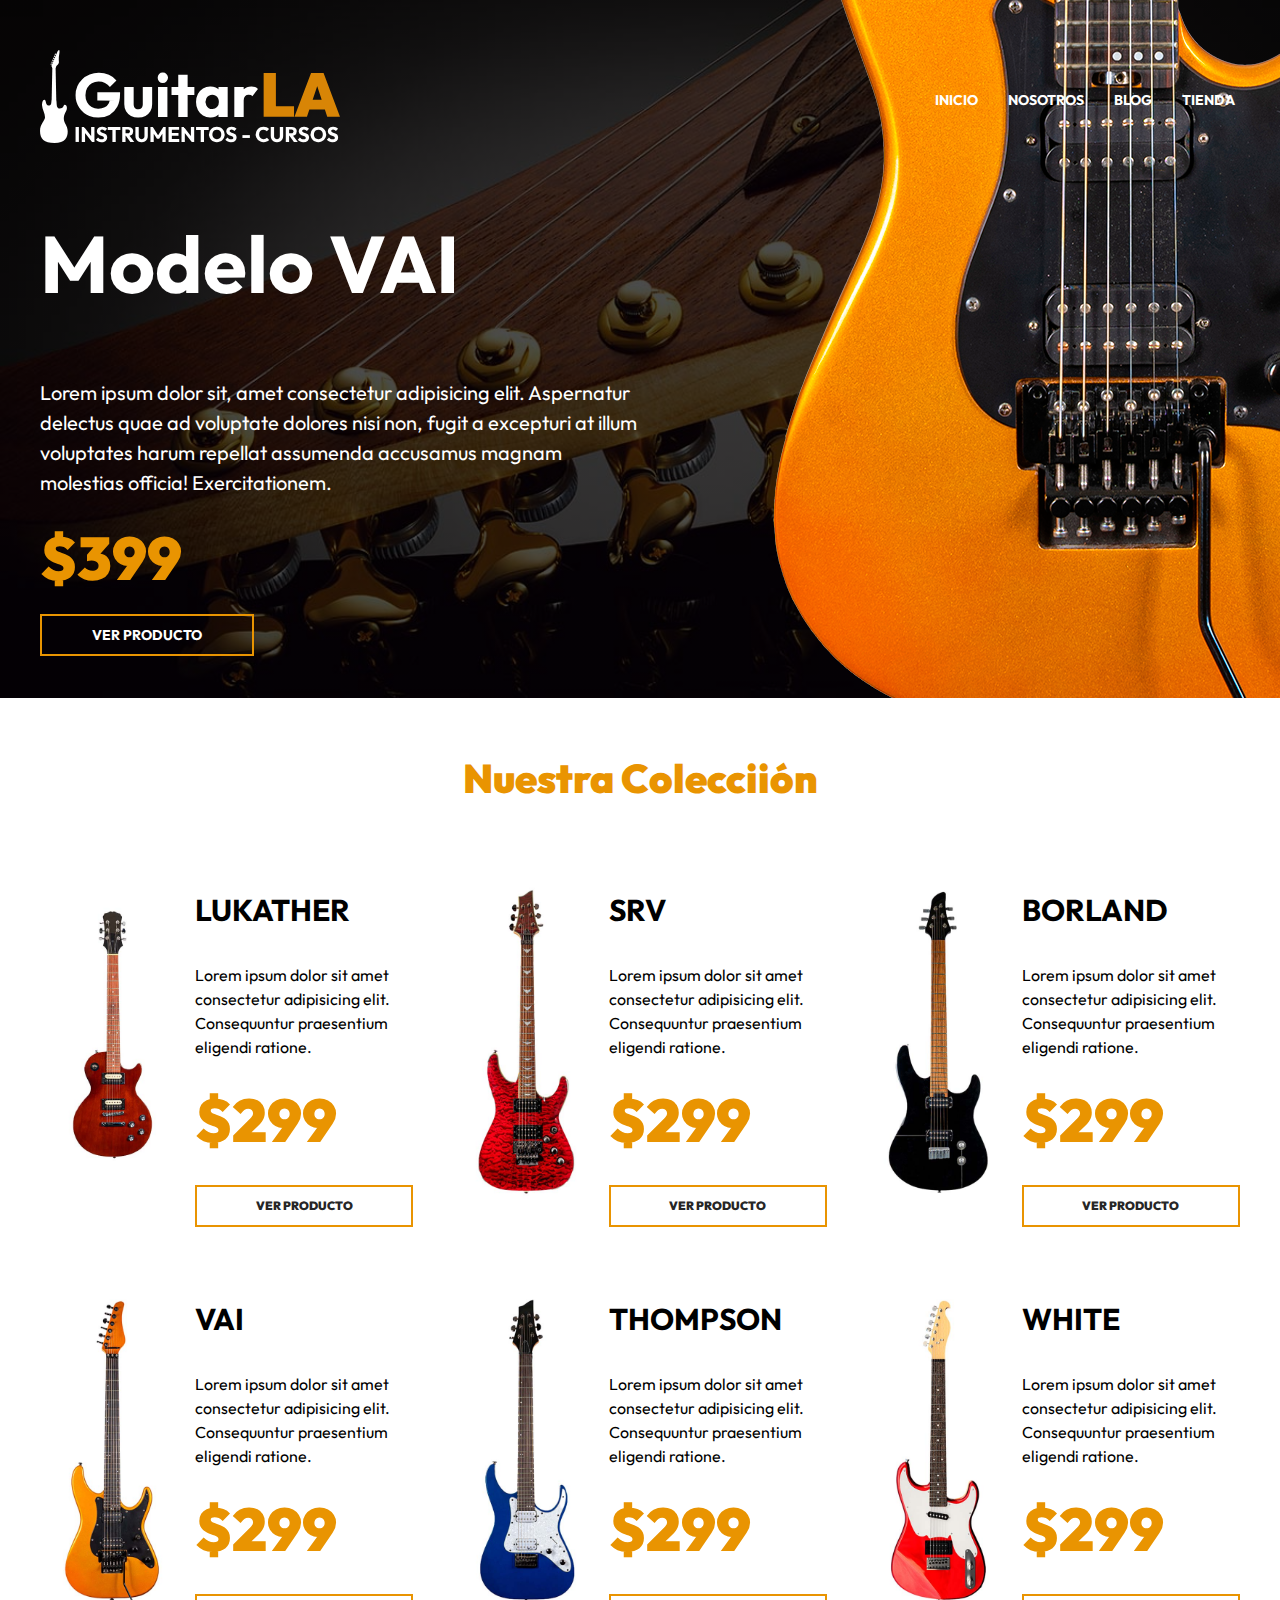
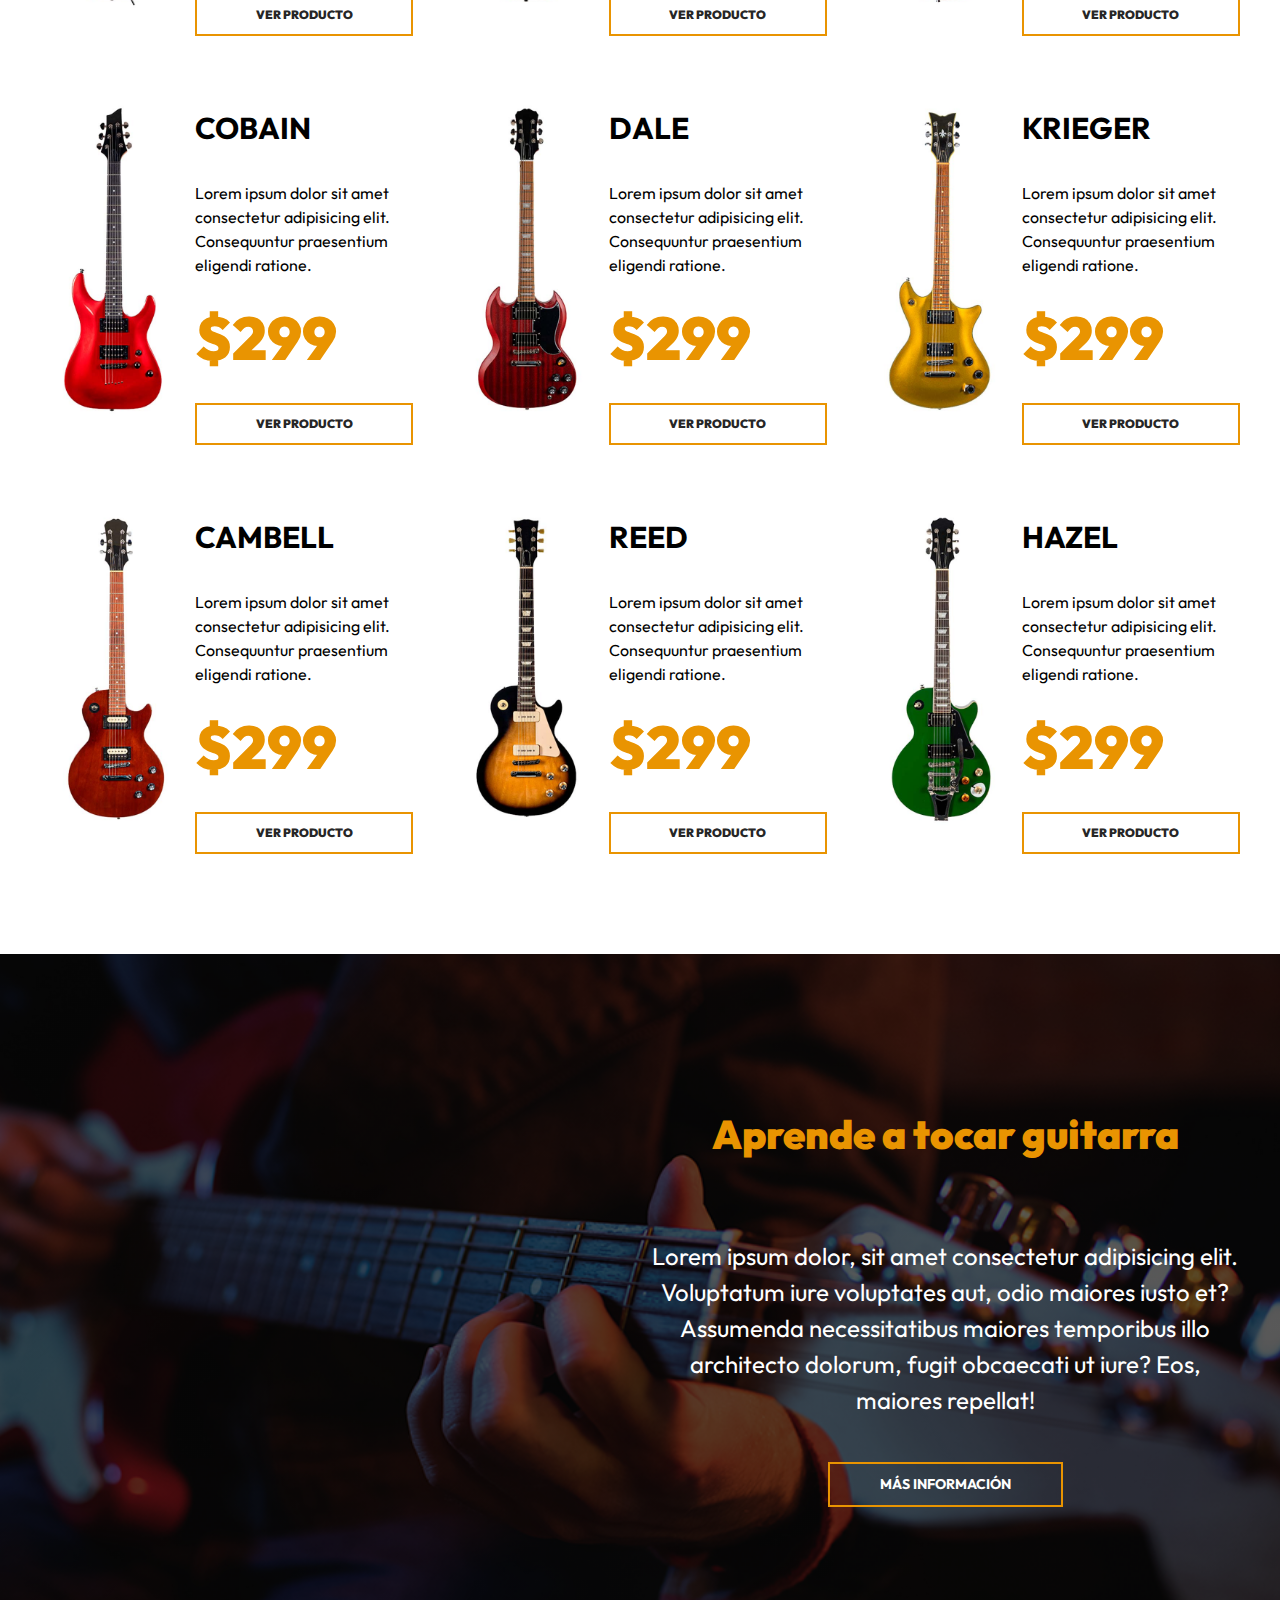
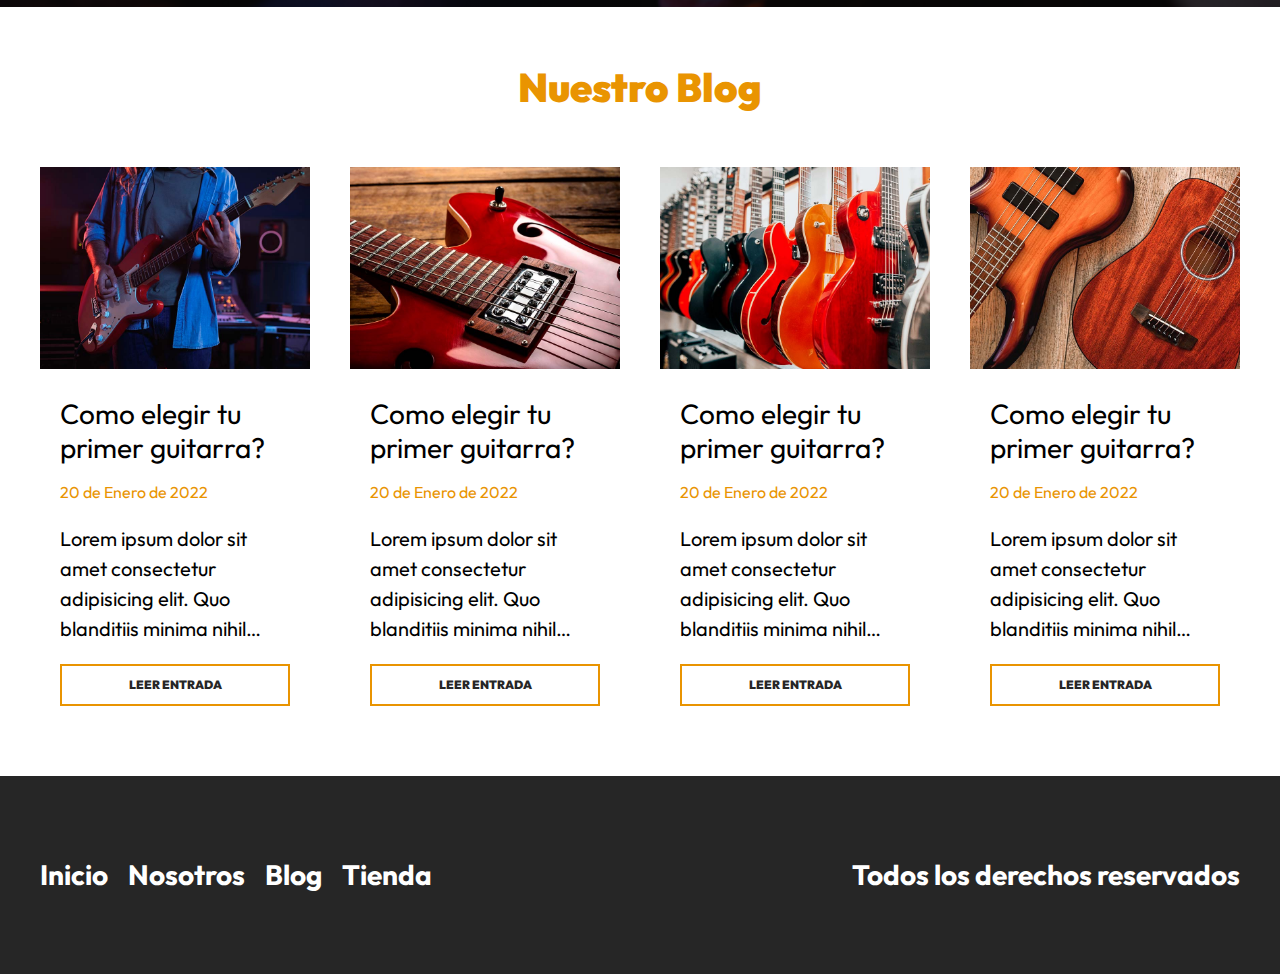
<file: index.html>
<!DOCTYPE html>
<html lang="en">
<head>
    <meta charset="UTF-8">
    <meta http-equiv="X-UA-Compatible" content="IE=edge">
    <meta name="viewport" content="width=device-width, initial-scale=1.0">
    <title>GuitarLA</title>
    <link rel="stylesheet" href="css/normalize.css">
    <link rel="preconnect" href="https://fonts.googleapis.com">
    <link rel="preconnect" href="https://fonts.gstatic.com" crossorigin>
    <link href="https://fonts.googleapis.com/css2?family=Outfit:wght@400;700;900&display=swap" rel="stylesheet"> 
    <link rel="stylesheet" href="css/app.css">
</head>

<body>

    <header class="header">
        <div class="header__contenedor">
            <div class="header__barra">
                <a href="/">
                    <img src="img/logo.svg" alt="imagen logo" class="header__logo">
                </a>

                <nav class="navegacion">
                    <a class="navegacion__enlace" href="index.html">Inicio</a>
                    <a class="navegacion__enlace" href="nosotros.html">Nosotros</a>
                    <a class="navegacion__enlace" href="blog.html">Blog</a>
                    <a class="navegacion__enlace" href="tienda.html">Tienda</a>
                </nav>
            </div> <!-- header-barra .- -->

            <div class="modelo">
                <h1 class="modelo__nombre">Modelo VAI</h1>
                <p class="modelo__descripcion">Lorem ipsum dolor sit, amet consectetur adipisicing elit. Aspernatur delectus quae ad voluptate dolores nisi non, fugit a excepturi at illum voluptates harum repellat assumenda accusamus magnam molestias officia! Exercitationem.</p>
                <p class="modelo__precio">$399</p>
                <a class="modelo__enlace" href="producto.html">Ver Producto</a>
            </div>
        </div>

        <img src="img/header_guitarra.png" alt="imagen guitarra" class="header__guitarra">
    </header>


    <main class="productos productos__contenedor">
        <h2 class="productos__heading">Nuestra Colecciión</h2>

        <div class="productos__grid">
            <div class="producto">
                <img src="img/guitarra_01.jpg" alt="imagen guitarra 1" class="producto__imagen">

                <div class="producto__contenido">
                    <h3 class="producto__nombre">Lukather</h3>
                    <p class="producto__descripcion">Lorem ipsum dolor sit amet consectetur adipisicing elit. Consequuntur praesentium eligendi ratione.</p>
                    <p class="producto__precio">$299</p>
                    <a class="producto__enlace" href="producto.html">Ver Producto</a>
                </div>
            </div> <!-- Producto .- -->


            <div class="producto">
                <img src="img/guitarra_02.jpg" alt="imagen guitarra 2" class="producto__imagen">

                <div class="producto__contenido">
                    <h3 class="producto__nombre">SRV</h3>
                    <p class="producto__descripcion">Lorem ipsum dolor sit amet consectetur adipisicing elit. Consequuntur praesentium eligendi ratione.</p>
                    <p class="producto__precio">$299</p>
                    <a class="producto__enlace" href="producto.html">Ver Producto</a>
                </div>
            </div> <!-- Producto .- -->


            <div class="producto">
                <img src="img/guitarra_03.jpg" alt="imagen guitarra 3" class="producto__imagen">

                <div class="producto__contenido">
                    <h3 class="producto__nombre">Borland</h3>
                    <p class="producto__descripcion">Lorem ipsum dolor sit amet consectetur adipisicing elit. Consequuntur praesentium eligendi ratione.</p>
                    <p class="producto__precio">$299</p>
                    <a class="producto__enlace" href="producto.html">Ver Producto</a>
                </div>
            </div> <!-- Producto .- -->


            <div class="producto">
                <img src="img/guitarra_04.jpg" alt="imagen guitarra 4" class="producto__imagen">

                <div class="producto__contenido">
                    <h3 class="producto__nombre">VAI</h3>
                    <p class="producto__descripcion">Lorem ipsum dolor sit amet consectetur adipisicing elit. Consequuntur praesentium eligendi ratione.</p>
                    <p class="producto__precio">$299</p>
                    <a class="producto__enlace" href="producto.html">Ver Producto</a>
                </div>
            </div> <!-- Producto .- -->


            <div class="producto">
                <img src="img/guitarra_05.jpg" alt="imagen guitarra 5" class="producto__imagen">

                <div class="producto__contenido">
                    <h3 class="producto__nombre">Thompson</h3>
                    <p class="producto__descripcion">Lorem ipsum dolor sit amet consectetur adipisicing elit. Consequuntur praesentium eligendi ratione.</p>
                    <p class="producto__precio">$299</p>
                    <a class="producto__enlace" href="producto.html">Ver Producto</a>
                </div>
            </div> <!-- Producto .- -->


            <div class="producto">
                <img src="img/guitarra_06.jpg" alt="imagen guitarra 6" class="producto__imagen">

                <div class="producto__contenido">
                    <h3 class="producto__nombre">White</h3>
                    <p class="producto__descripcion">Lorem ipsum dolor sit amet consectetur adipisicing elit. Consequuntur praesentium eligendi ratione.</p>
                    <p class="producto__precio">$299</p>
                    <a class="producto__enlace" href="producto.html">Ver Producto</a>
                </div>
            </div> <!-- Producto .- -->


            <div class="producto">
                <img src="img/guitarra_07.jpg" alt="imagen guitarra 7" class="producto__imagen">

                <div class="producto__contenido">
                    <h3 class="producto__nombre">Cobain</h3>
                    <p class="producto__descripcion">Lorem ipsum dolor sit amet consectetur adipisicing elit. Consequuntur praesentium eligendi ratione.</p>
                    <p class="producto__precio">$299</p>
                    <a class="producto__enlace" href="producto.html">Ver Producto</a>
                </div>
            </div> <!-- Producto .- -->


            <div class="producto">
                <img src="img/guitarra_08.jpg" alt="imagen guitarra 8" class="producto__imagen">

                <div class="producto__contenido">
                    <h3 class="producto__nombre">Dale</h3>
                    <p class="producto__descripcion">Lorem ipsum dolor sit amet consectetur adipisicing elit. Consequuntur praesentium eligendi ratione.</p>
                    <p class="producto__precio">$299</p>
                    <a class="producto__enlace" href="producto.html">Ver Producto</a>
                </div>
            </div> <!-- Producto .- -->


            <div class="producto">
                <img src="img/guitarra_09.jpg" alt="imagen guitarra 9" class="producto__imagen">

                <div class="producto__contenido">
                    <h3 class="producto__nombre">Krieger</h3>
                    <p class="producto__descripcion">Lorem ipsum dolor sit amet consectetur adipisicing elit. Consequuntur praesentium eligendi ratione.</p>
                    <p class="producto__precio">$299</p>
                    <a class="producto__enlace" href="producto.html">Ver Producto</a>
                </div>
            </div> <!-- Producto .- -->


            <div class="producto">
                <img src="img/guitarra_10.jpg" alt="imagen guitarra 10" class="producto__imagen">

                <div class="producto__contenido">
                    <h3 class="producto__nombre">Cambell</h3>
                    <p class="producto__descripcion">Lorem ipsum dolor sit amet consectetur adipisicing elit. Consequuntur praesentium eligendi ratione.</p>
                    <p class="producto__precio">$299</p>
                    <a class="producto__enlace" href="producto.html">Ver Producto</a>
                </div>
            </div> <!-- Producto .- -->


            <div class="producto">
                <img src="img/guitarra_11.jpg" alt="imagen guitarra 11" class="producto__imagen">

                <div class="producto__contenido">
                    <h3 class="producto__nombre">Reed</h3>
                    <p class="producto__descripcion">Lorem ipsum dolor sit amet consectetur adipisicing elit. Consequuntur praesentium eligendi ratione.</p>
                    <p class="producto__precio">$299</p>
                    <a class="producto__enlace" href="producto.html">Ver Producto</a>
                </div>
            </div> <!-- Producto .- -->


            <div class="producto">
                <img src="img/guitarra_12.jpg" alt="imagen guitarra 12" class="producto__imagen">

                <div class="producto__contenido">
                    <h3 class="producto__nombre">Hazel</h3>
                    <p class="producto__descripcion">Lorem ipsum dolor sit amet consectetur adipisicing elit. Consequuntur praesentium eligendi ratione.</p>
                    <p class="producto__precio">$299</p>
                    <a class="producto__enlace" href="producto.html">Ver Producto</a>
                </div>
            </div> <!-- Producto .- -->
        </div> <!-- Productos Grid .- -->
    </main>


    <section class="cursos">
        <div class="cursos__contenedor cursos__grid">
            <div class="cursos__contenido">
                <h2 class="cursos__heading">Aprende a tocar guitarra</h2>
                <p class="cursos__texto">Lorem ipsum dolor, sit amet consectetur adipisicing elit. Voluptatum iure voluptates aut, odio maiores iusto et? Assumenda necessitatibus maiores temporibus illo architecto dolorum, fugit obcaecati ut iure? Eos, maiores repellat!</p>

                <a href="#" class="cursos__enlace">Más información</a>
            </div>
        </div>
    </section>


    <section class="blog">
        <h2 class="blog__heading">Nuestro Blog</h2>

        <div class="blog__contenedor blog__grid">
            <article class="entrada">
                <img src="img/blog_1.jpg" alt="imagen blog 1" class="entrada__imagen">

                <div class="entrada__contenido">
                    <h3 class="entrada__titulo">Como elegir tu primer guitarra?</h3>
                    <p class="entrada__fecha">20 de Enero de 2022</p>
                    <p class="entrada__texto">Lorem ipsum dolor sit amet consectetur adipisicing elit. Quo blanditiis minima nihil impedit consequatur eaque fugiat, cumque aliquid ad quos quam mollitia dolores incidunt explicabo expedita sed, necessitatibus animi. Autem.</p>
                    <a href="entrada.html" class="entrada__enlace">Leer Entrada</a>
                </div>
            </article> <!-- Article .- -->


            <article class="entrada">
                <img src="img/blog_2.jpg" alt="imagen blog 2" class="entrada__imagen">

                <div class="entrada__contenido">
                    <h3 class="entrada__titulo">Como elegir tu primer guitarra?</h3>
                    <p class="entrada__fecha">20 de Enero de 2022</p>
                    <p class="entrada__texto">Lorem ipsum dolor sit amet consectetur adipisicing elit. Quo blanditiis minima nihil impedit consequatur eaque fugiat, cumque aliquid ad quos quam mollitia dolores incidunt explicabo expedita sed, necessitatibus animi. Autem.</p>
                    <a href="entrada.html" class="entrada__enlace">Leer Entrada</a>
                </div>
            </article> <!-- Article .- -->


            <article class="entrada">
                <img src="img/blog_3.jpg" alt="imagen blog 3" class="entrada__imagen">

                <div class="entrada__contenido">
                    <h3 class="entrada__titulo">Como elegir tu primer guitarra?</h3>
                    <p class="entrada__fecha">20 de Enero de 2022</p>
                    <p class="entrada__texto">Lorem ipsum dolor sit amet consectetur adipisicing elit. Quo blanditiis minima nihil impedit consequatur eaque fugiat, cumque aliquid ad quos quam mollitia dolores incidunt explicabo expedita sed, necessitatibus animi. Autem.</p>
                    <a href="entrada.html" class="entrada__enlace">Leer Entrada</a>
                </div>
            </article> <!-- Article .- -->


            <article class="entrada">
                <img src="img/blog_4.jpg" alt="imagen blog 4" class="entrada__imagen">

                <div class="entrada__contenido">
                    <h3 class="entrada__titulo">Como elegir tu primer guitarra?</h3>
                    <p class="entrada__fecha">20 de Enero de 2022</p>
                    <p class="entrada__texto">Lorem ipsum dolor sit amet consectetur adipisicing elit. Quo blanditiis minima nihil impedit consequatur eaque fugiat, cumque aliquid ad quos quam mollitia dolores incidunt explicabo expedita sed, necessitatibus animi. Autem.</p>
                    <a href="entrada.html" class="entrada__enlace">Leer Entrada</a>
                </div>
            </article> <!-- Article .- -->
        </div>
    </section>


    <footer class="footer">
        <div class="footer__contenedor footer__contenido">
            <nav class="footer__nav">
                <a class="footer__enlace" href="index.html">Inicio</a>
                <a class="footer__enlace" href="nosotros.html">Nosotros</a>
                <a class="footer__enlace" href="blog.html">Blog</a>
                <a class="footer__enlace" href="tienda.html">Tienda</a>
            </nav>

            <p class="footer__copyright">Todos los derechos reservados</p>
        </div>
    </footer>

</body>
</html>
</file>
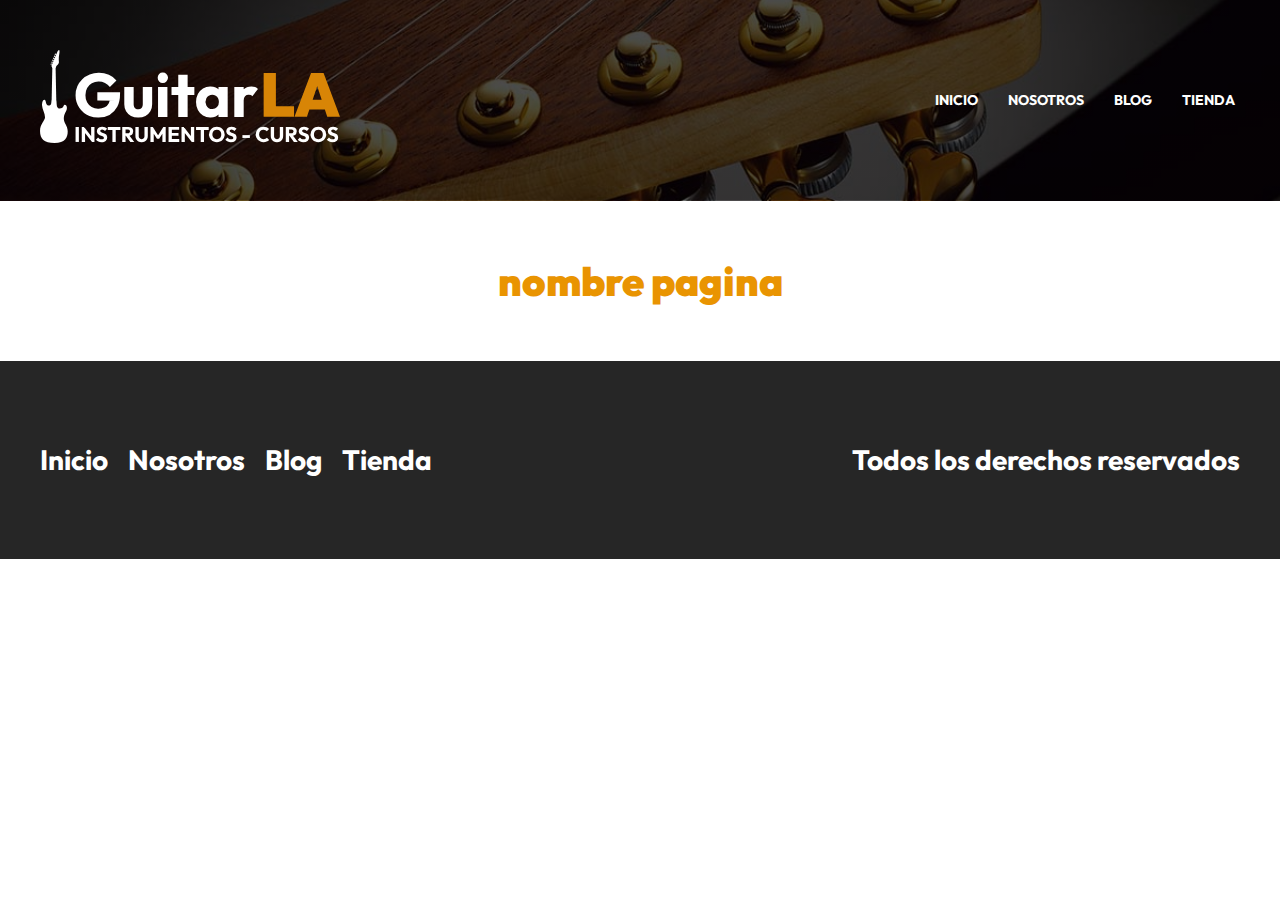
<file: base.html>
<!DOCTYPE html>
<html lang="en">
<head>
    <meta charset="UTF-8">
    <meta http-equiv="X-UA-Compatible" content="IE=edge">
    <meta name="viewport" content="width=device-width, initial-scale=1.0">
    <title>GuitarLA: nombre pagina</title>
    <link rel="stylesheet" href="css/normalize.css">
    <link rel="preconnect" href="https://fonts.googleapis.com">
    <link rel="preconnect" href="https://fonts.gstatic.com" crossorigin>
    <link href="https://fonts.googleapis.com/css2?family=Outfit:wght@400;700;900&display=swap" rel="stylesheet"> 
    <link rel="stylesheet" href="css/app.css">
</head>

<body>

    <header class="header">
        <div class="header__contenedor">
            <div class="header__barra">
                <a href="/">
                    <img src="img/logo.svg" alt="imagen logo" class="header__logo">
                </a>

                <nav class="navegacion">
                    <a class="navegacion__enlace" href="index.html">Inicio</a>
                    <a class="navegacion__enlace" href="nosotros.html">Nosotros</a>
                    <a class="navegacion__enlace" href="blog.html">Blog</a>
                    <a class="navegacion__enlace" href="tienda.html">Tienda</a>
                </nav>
            </div> <!-- header-barra .- -->
        </div>
    </header>


    <main class="contenedor">
        <h2 class="heading">nombre pagina</h2>
    </main>


    <footer class="footer">
        <div class="footer__contenedor footer__contenido">
            <nav class="footer__nav">
                <a class="footer__enlace" href="index.html">Inicio</a>
                <a class="footer__enlace" href="nosotros.html">Nosotros</a>
                <a class="footer__enlace" href="blog.html">Blog</a>
                <a class="footer__enlace" href="tienda.html">Tienda</a>
            </nav>

            <p class="footer__copyright">Todos los derechos reservados</p>
        </div>
    </footer>

</body>
</html>
</file>
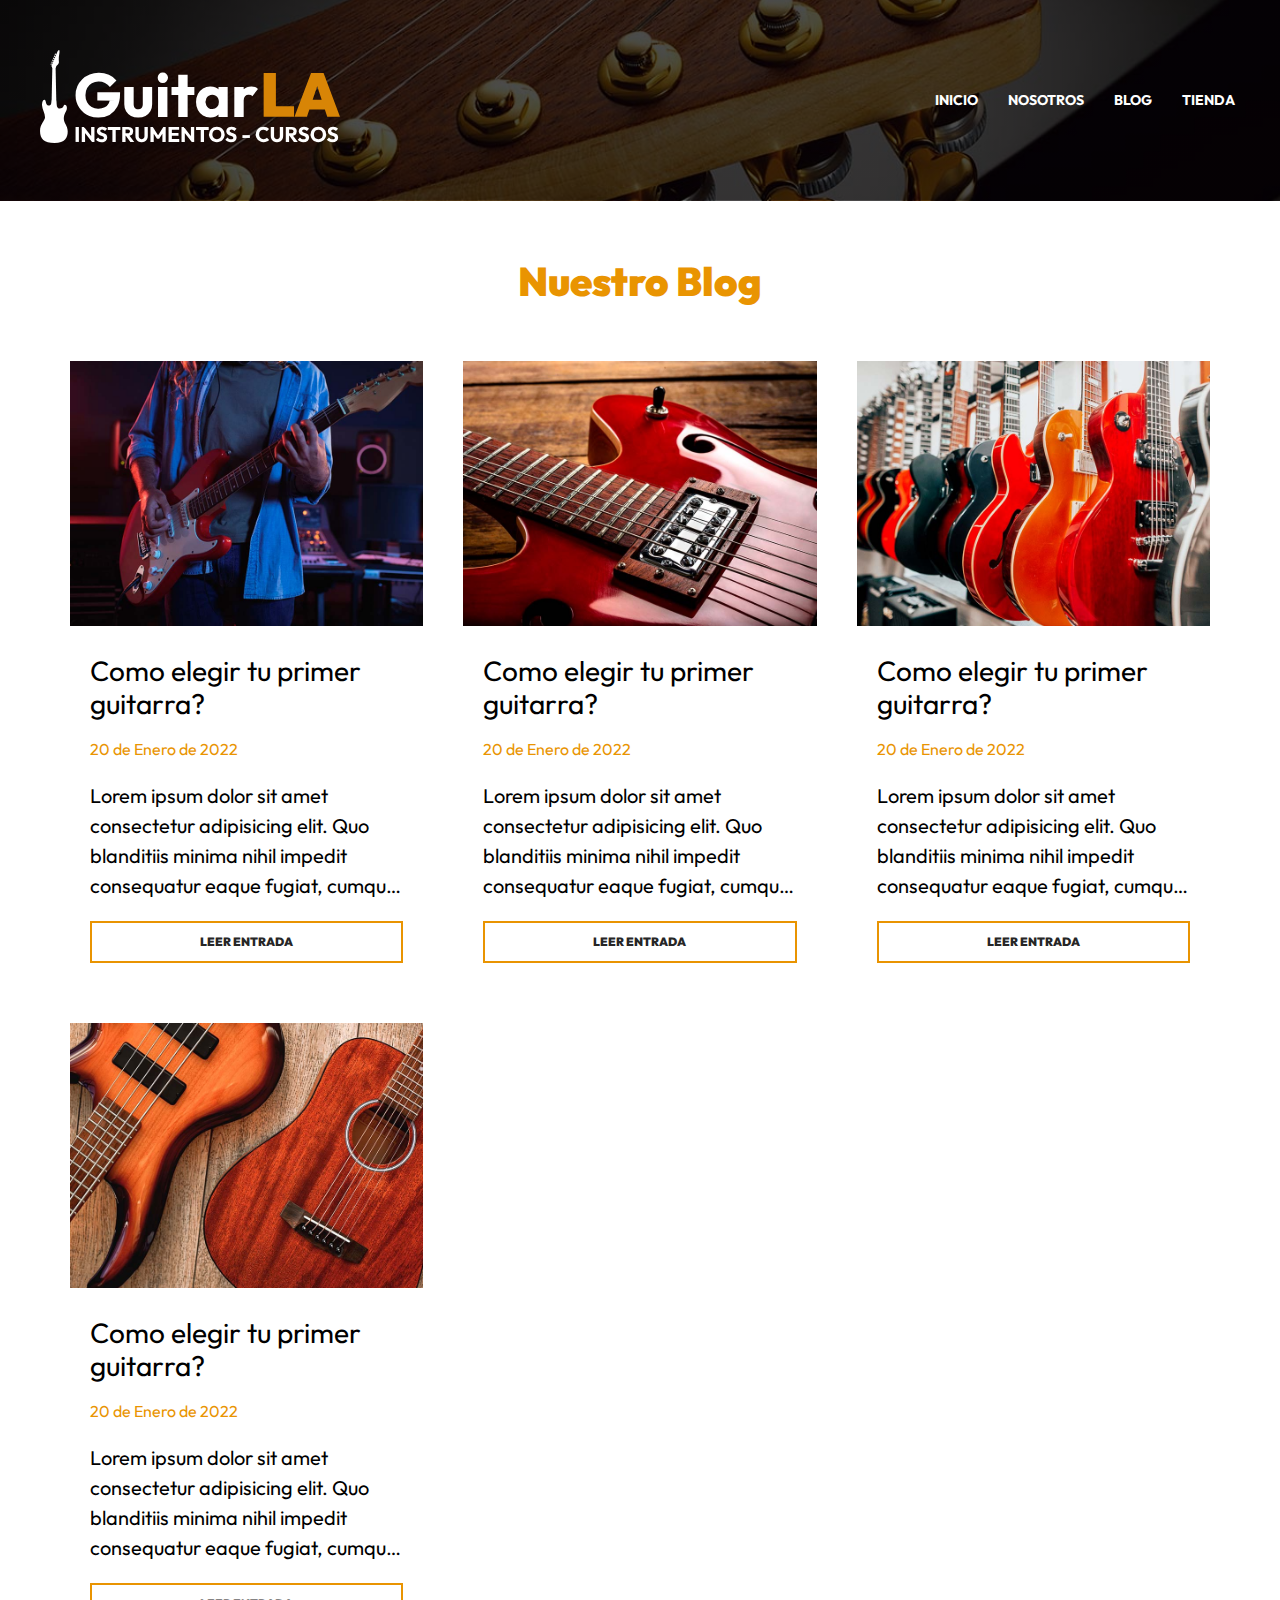
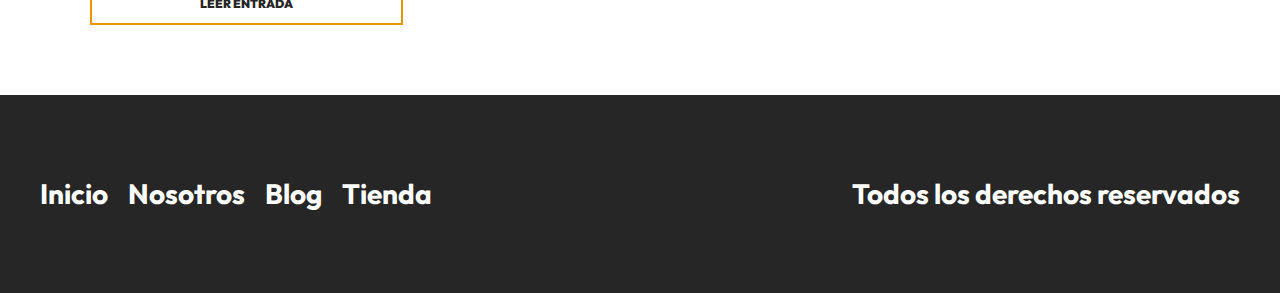
<file: blog.html>
<!DOCTYPE html>
<html lang="en">
<head>
    <meta charset="UTF-8">
    <meta http-equiv="X-UA-Compatible" content="IE=edge">
    <meta name="viewport" content="width=device-width, initial-scale=1.0">
    <title>GuitarLA: Blog</title>
    <link rel="stylesheet" href="css/normalize.css">
    <link rel="preconnect" href="https://fonts.googleapis.com">
    <link rel="preconnect" href="https://fonts.gstatic.com" crossorigin>
    <link href="https://fonts.googleapis.com/css2?family=Outfit:wght@400;700;900&display=swap" rel="stylesheet"> 
    <link rel="stylesheet" href="css/app.css">
</head>

<body>

    <header class="header">
        <div class="header__contenedor">
            <div class="header__barra">
                <a href="/">
                    <img src="img/logo.svg" alt="imagen logo" class="header__logo">
                </a>

                <nav class="navegacion">
                    <a class="navegacion__enlace" href="index.html">Inicio</a>
                    <a class="navegacion__enlace" href="nosotros.html">Nosotros</a>
                    <a class="navegacion__enlace" href="blog.html">Blog</a>
                    <a class="navegacion__enlace" href="tienda.html">Tienda</a>
                </nav>
            </div> <!-- header-barra .- -->
        </div>
    </header>


    <main class="contenedor">
        <h2 class="heading">Nuestro Blog</h2>

        <div class="blog__contenedor blog__grid blog__grid--pagina">
            <article class="entrada">
                <img src="img/blog_1.jpg" alt="imagen blog 1" class="entrada__imagen">

                <div class="entrada__contenido">
                    <h3 class="entrada__titulo">Como elegir tu primer guitarra?</h3>
                    <p class="entrada__fecha">20 de Enero de 2022</p>
                    <p class="entrada__texto">Lorem ipsum dolor sit amet consectetur adipisicing elit. Quo blanditiis minima nihil impedit consequatur eaque fugiat, cumque aliquid ad quos quam mollitia dolores incidunt explicabo expedita sed, necessitatibus animi. Autem.</p>
                    <a href="entrada.html" class="entrada__enlace">Leer Entrada</a>
                </div>
            </article> <!-- Article .- -->


            <article class="entrada">
                <img src="img/blog_2.jpg" alt="imagen blog 2" class="entrada__imagen">

                <div class="entrada__contenido">
                    <h3 class="entrada__titulo">Como elegir tu primer guitarra?</h3>
                    <p class="entrada__fecha">20 de Enero de 2022</p>
                    <p class="entrada__texto">Lorem ipsum dolor sit amet consectetur adipisicing elit. Quo blanditiis minima nihil impedit consequatur eaque fugiat, cumque aliquid ad quos quam mollitia dolores incidunt explicabo expedita sed, necessitatibus animi. Autem.</p>
                    <a href="entrada.html" class="entrada__enlace">Leer Entrada</a>
                </div>
            </article> <!-- Article .- -->


            <article class="entrada">
                <img src="img/blog_3.jpg" alt="imagen blog 3" class="entrada__imagen">

                <div class="entrada__contenido">
                    <h3 class="entrada__titulo">Como elegir tu primer guitarra?</h3>
                    <p class="entrada__fecha">20 de Enero de 2022</p>
                    <p class="entrada__texto">Lorem ipsum dolor sit amet consectetur adipisicing elit. Quo blanditiis minima nihil impedit consequatur eaque fugiat, cumque aliquid ad quos quam mollitia dolores incidunt explicabo expedita sed, necessitatibus animi. Autem.</p>
                    <a href="entrada.html" class="entrada__enlace">Leer Entrada</a>
                </div>
            </article> <!-- Article .- -->


            <article class="entrada">
                <img src="img/blog_4.jpg" alt="imagen blog 4" class="entrada__imagen">

                <div class="entrada__contenido">
                    <h3 class="entrada__titulo">Como elegir tu primer guitarra?</h3>
                    <p class="entrada__fecha">20 de Enero de 2022</p>
                    <p class="entrada__texto">Lorem ipsum dolor sit amet consectetur adipisicing elit. Quo blanditiis minima nihil impedit consequatur eaque fugiat, cumque aliquid ad quos quam mollitia dolores incidunt explicabo expedita sed, necessitatibus animi. Autem.</p>
                    <a href="entrada.html" class="entrada__enlace">Leer Entrada</a>
                </div>
            </article> <!-- Article .- -->
        </div>
    </main>


    <footer class="footer">
        <div class="footer__contenedor footer__contenido">
            <nav class="footer__nav">
                <a class="footer__enlace" href="index.html">Inicio</a>
                <a class="footer__enlace" href="nosotros.html">Nosotros</a>
                <a class="footer__enlace" href="blog.html">Blog</a>
                <a class="footer__enlace" href="tienda.html">Tienda</a>
            </nav>

            <p class="footer__copyright">Todos los derechos reservados</p>
        </div>
    </footer>

</body>
</html>
</file>
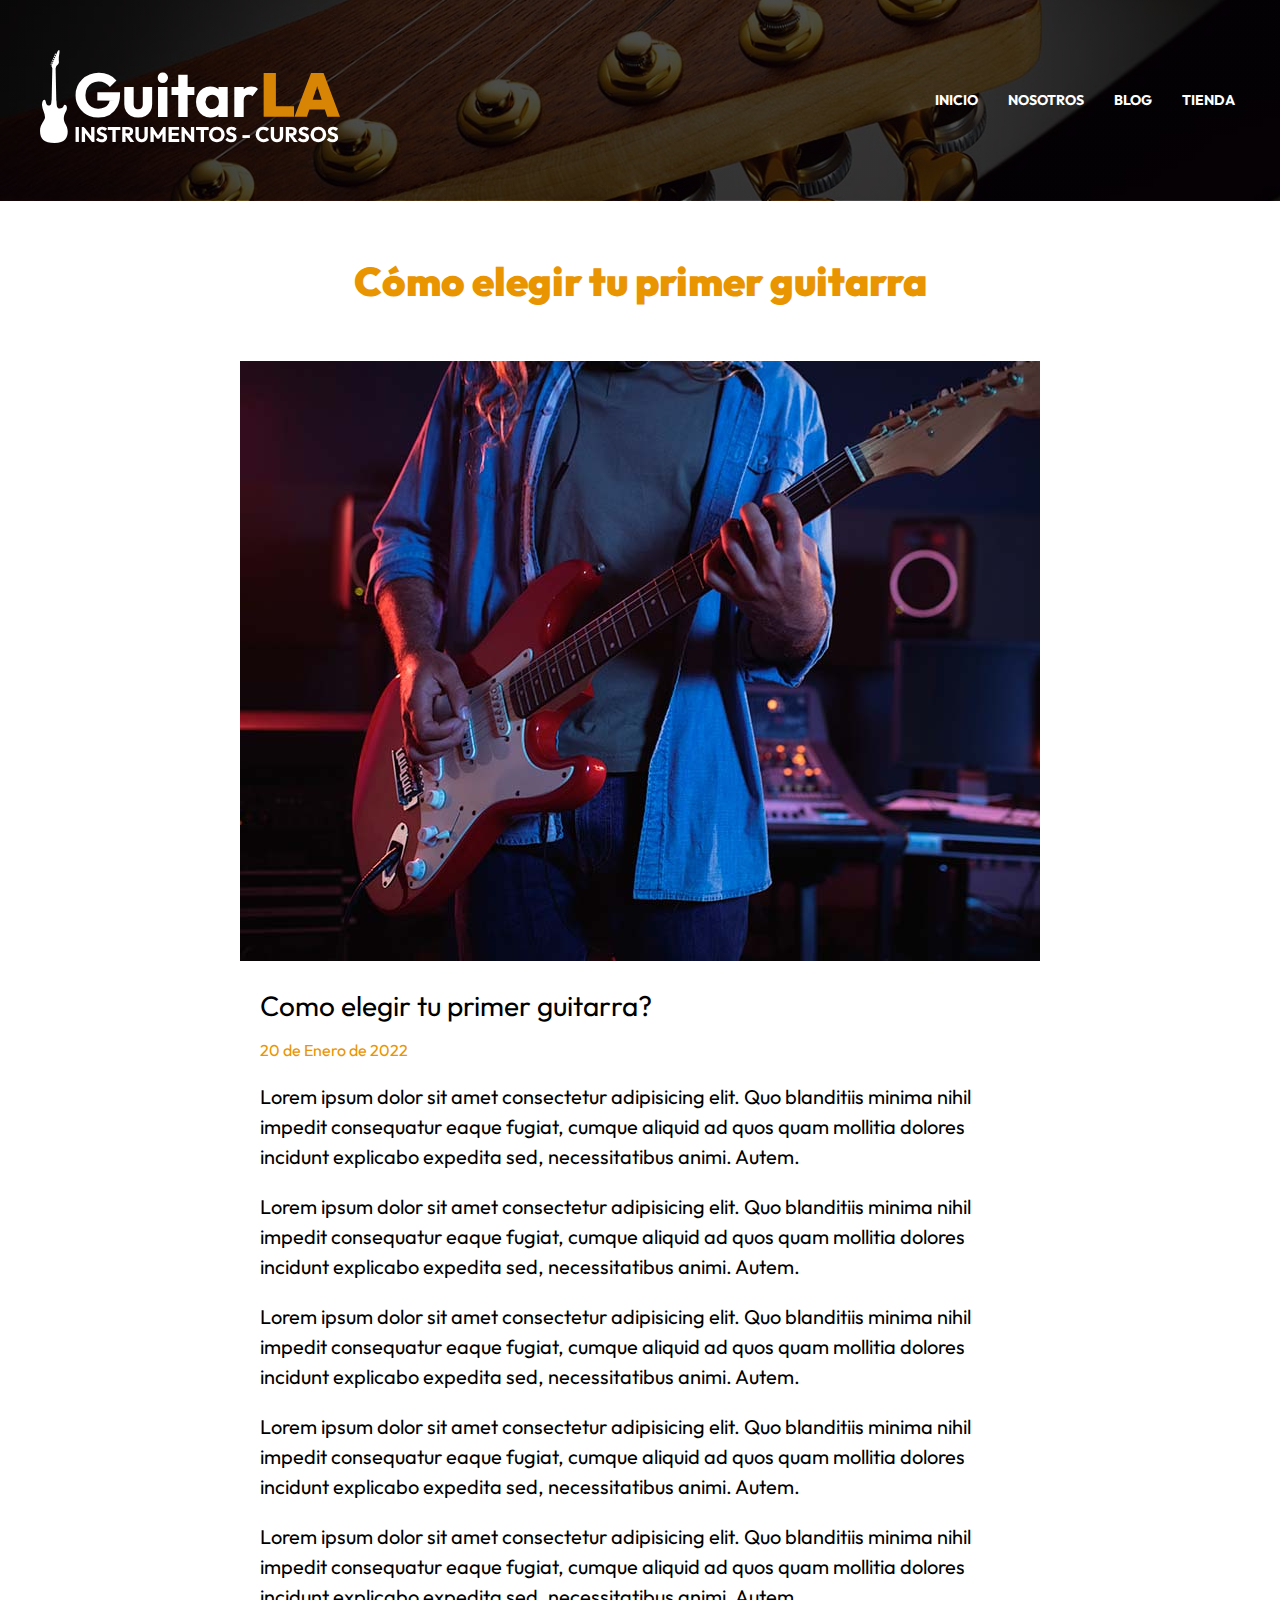
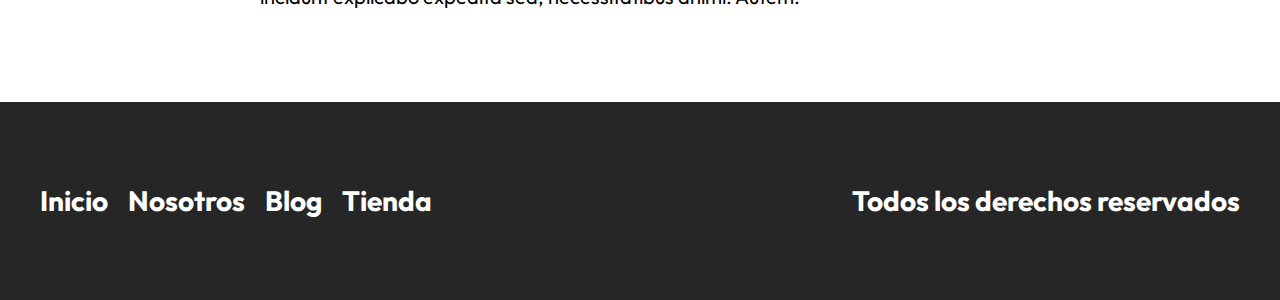
<file: entrada.html>
<!DOCTYPE html>
<html lang="en">
<head>
    <meta charset="UTF-8">
    <meta http-equiv="X-UA-Compatible" content="IE=edge">
    <meta name="viewport" content="width=device-width, initial-scale=1.0">
    <title>GuitarLA: Entrada</title>
    <link rel="stylesheet" href="css/normalize.css">
    <link rel="preconnect" href="https://fonts.googleapis.com">
    <link rel="preconnect" href="https://fonts.gstatic.com" crossorigin>
    <link href="https://fonts.googleapis.com/css2?family=Outfit:wght@400;700;900&display=swap" rel="stylesheet"> 
    <link rel="stylesheet" href="css/app.css">
</head>

<body>

    <header class="header">
        <div class="header__contenedor">
            <div class="header__barra">
                <a href="/">
                    <img src="img/logo.svg" alt="imagen logo" class="header__logo">
                </a>

                <nav class="navegacion">
                    <a class="navegacion__enlace" href="index.html">Inicio</a>
                    <a class="navegacion__enlace" href="nosotros.html">Nosotros</a>
                    <a class="navegacion__enlace" href="blog.html">Blog</a>
                    <a class="navegacion__enlace" href="tienda.html">Tienda</a>
                </nav>
            </div> <!-- header-barra .- -->
        </div>
    </header>


    <main class="contenedor">
        <h2 class="heading">Cómo elegir tu primer guitarra</h2>

        <article class="entrada">
            <img src="img/blog_1.jpg" alt="imagen blog 1" class="entrada__imagen">

            <div class="entrada__contenido">
                <h3 class="entrada__titulo">Como elegir tu primer guitarra?</h3>
                <p class="entrada__fecha">20 de Enero de 2022</p>
                <p class="entrada__texto">Lorem ipsum dolor sit amet consectetur adipisicing elit. Quo blanditiis minima nihil impedit consequatur eaque fugiat, cumque aliquid ad quos quam mollitia dolores incidunt explicabo expedita sed, necessitatibus animi. Autem.</p>
                <p class="entrada__texto">Lorem ipsum dolor sit amet consectetur adipisicing elit. Quo blanditiis minima nihil impedit consequatur eaque fugiat, cumque aliquid ad quos quam mollitia dolores incidunt explicabo expedita sed, necessitatibus animi. Autem.</p>
                <p class="entrada__texto">Lorem ipsum dolor sit amet consectetur adipisicing elit. Quo blanditiis minima nihil impedit consequatur eaque fugiat, cumque aliquid ad quos quam mollitia dolores incidunt explicabo expedita sed, necessitatibus animi. Autem.</p>
                <p class="entrada__texto">Lorem ipsum dolor sit amet consectetur adipisicing elit. Quo blanditiis minima nihil impedit consequatur eaque fugiat, cumque aliquid ad quos quam mollitia dolores incidunt explicabo expedita sed, necessitatibus animi. Autem.</p>
                <p class="entrada__texto">Lorem ipsum dolor sit amet consectetur adipisicing elit. Quo blanditiis minima nihil impedit consequatur eaque fugiat, cumque aliquid ad quos quam mollitia dolores incidunt explicabo expedita sed, necessitatibus animi. Autem.</p>
            </div>
        </article> <!-- Article .- -->
    </main>


    <footer class="footer">
        <div class="footer__contenedor footer__contenido">
            <nav class="footer__nav">
                <a class="footer__enlace" href="index.html">Inicio</a>
                <a class="footer__enlace" href="nosotros.html">Nosotros</a>
                <a class="footer__enlace" href="blog.html">Blog</a>
                <a class="footer__enlace" href="tienda.html">Tienda</a>
            </nav>

            <p class="footer__copyright">Todos los derechos reservados</p>
        </div>
    </footer>

</body>
</html>
</file>
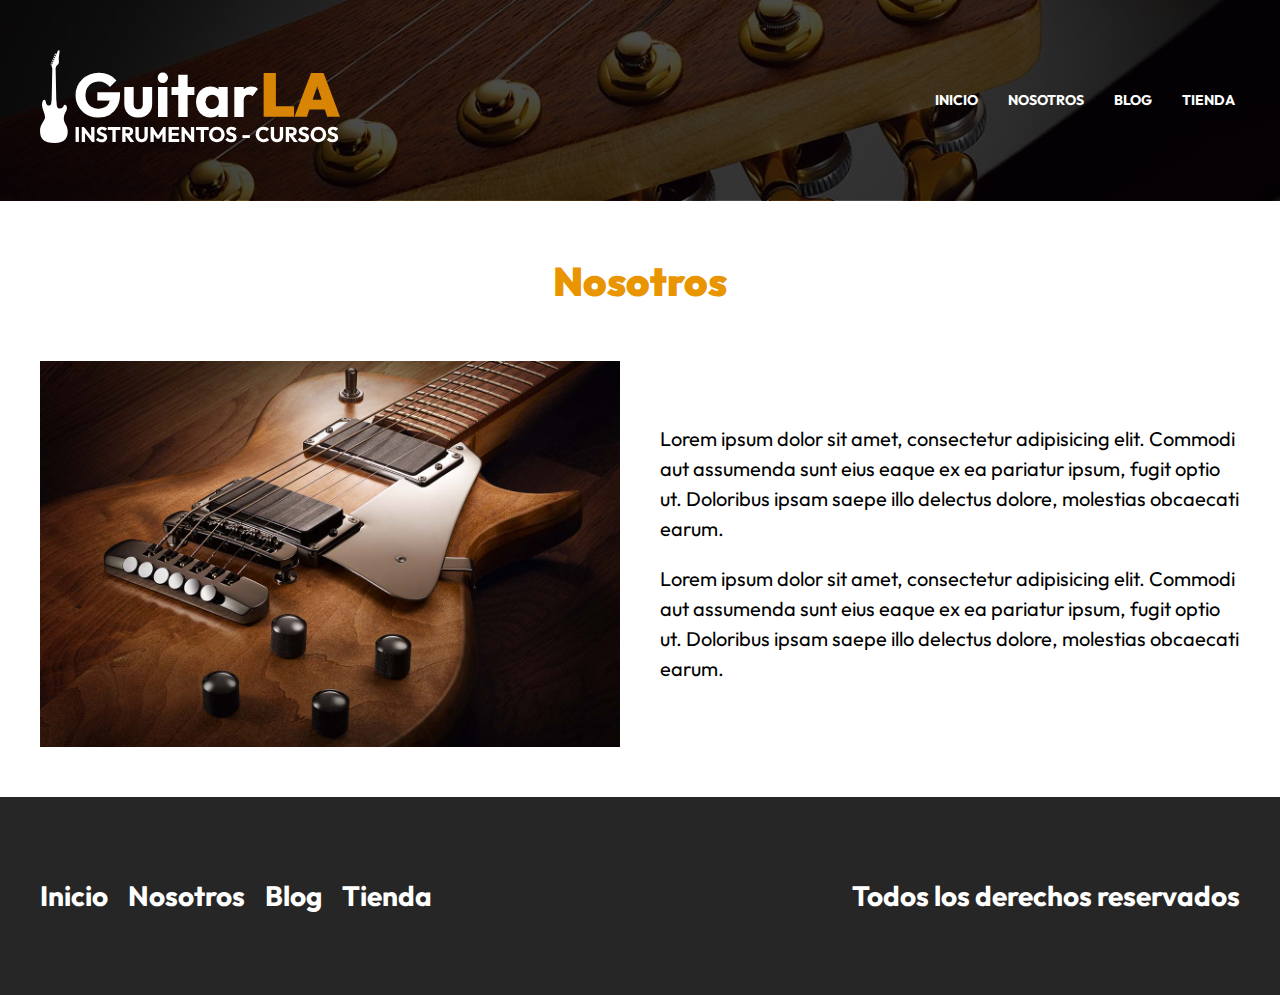
<file: nosotros.html>
<!DOCTYPE html>
<html lang="en">
<head>
    <meta charset="UTF-8">
    <meta http-equiv="X-UA-Compatible" content="IE=edge">
    <meta name="viewport" content="width=device-width, initial-scale=1.0">
    <title>GuitarLA: Nosotros</title>
    <link rel="stylesheet" href="css/normalize.css">
    <link rel="preconnect" href="https://fonts.googleapis.com">
    <link rel="preconnect" href="https://fonts.gstatic.com" crossorigin>
    <link href="https://fonts.googleapis.com/css2?family=Outfit:wght@400;700;900&display=swap" rel="stylesheet"> 
    <link rel="stylesheet" href="css/app.css">
</head>

<body>

    <header class="header">
        <div class="header__contenedor">
            <div class="header__barra">
                <a href="/">
                    <img src="img/logo.svg" alt="imagen logo" class="header__logo">
                </a>

                <nav class="navegacion">
                    <a class="navegacion__enlace" href="index.html">Inicio</a>
                    <a class="navegacion__enlace" href="nosotros.html">Nosotros</a>
                    <a class="navegacion__enlace" href="blog.html">Blog</a>
                    <a class="navegacion__enlace" href="tienda.html">Tienda</a>
                </nav>
            </div> <!-- header-barra .- -->
        </div>
    </header>


    <main class="nosotros nosotros__contenedor">
        <h2 class="nosotros__heading">Nosotros</h2>

        <div class="nosotros__grid">
            <img src="img/nosotros.jpg" alt="imagen nosotros">

            <div class="nosotros__contenido">
                <p>Lorem ipsum dolor sit amet, consectetur adipisicing elit. Commodi aut assumenda sunt eius eaque ex ea pariatur ipsum, fugit optio ut. Doloribus ipsam saepe illo delectus dolore, molestias obcaecati earum.</p>

                <p>Lorem ipsum dolor sit amet, consectetur adipisicing elit. Commodi aut assumenda sunt eius eaque ex ea pariatur ipsum, fugit optio ut. Doloribus ipsam saepe illo delectus dolore, molestias obcaecati earum.</p>
            </div>
        </div>
    </main>


    <footer class="footer">
        <div class="footer__contenedor footer__contenido">
            <nav class="footer__nav">
                <a class="footer__enlace" href="index.html">Inicio</a>
                <a class="footer__enlace" href="nosotros.html">Nosotros</a>
                <a class="footer__enlace" href="blog.html">Blog</a>
                <a class="footer__enlace" href="tienda.html">Tienda</a>
            </nav>

            <p class="footer__copyright">Todos los derechos reservados</p>
        </div>
    </footer>

</body>
</html>
</file>
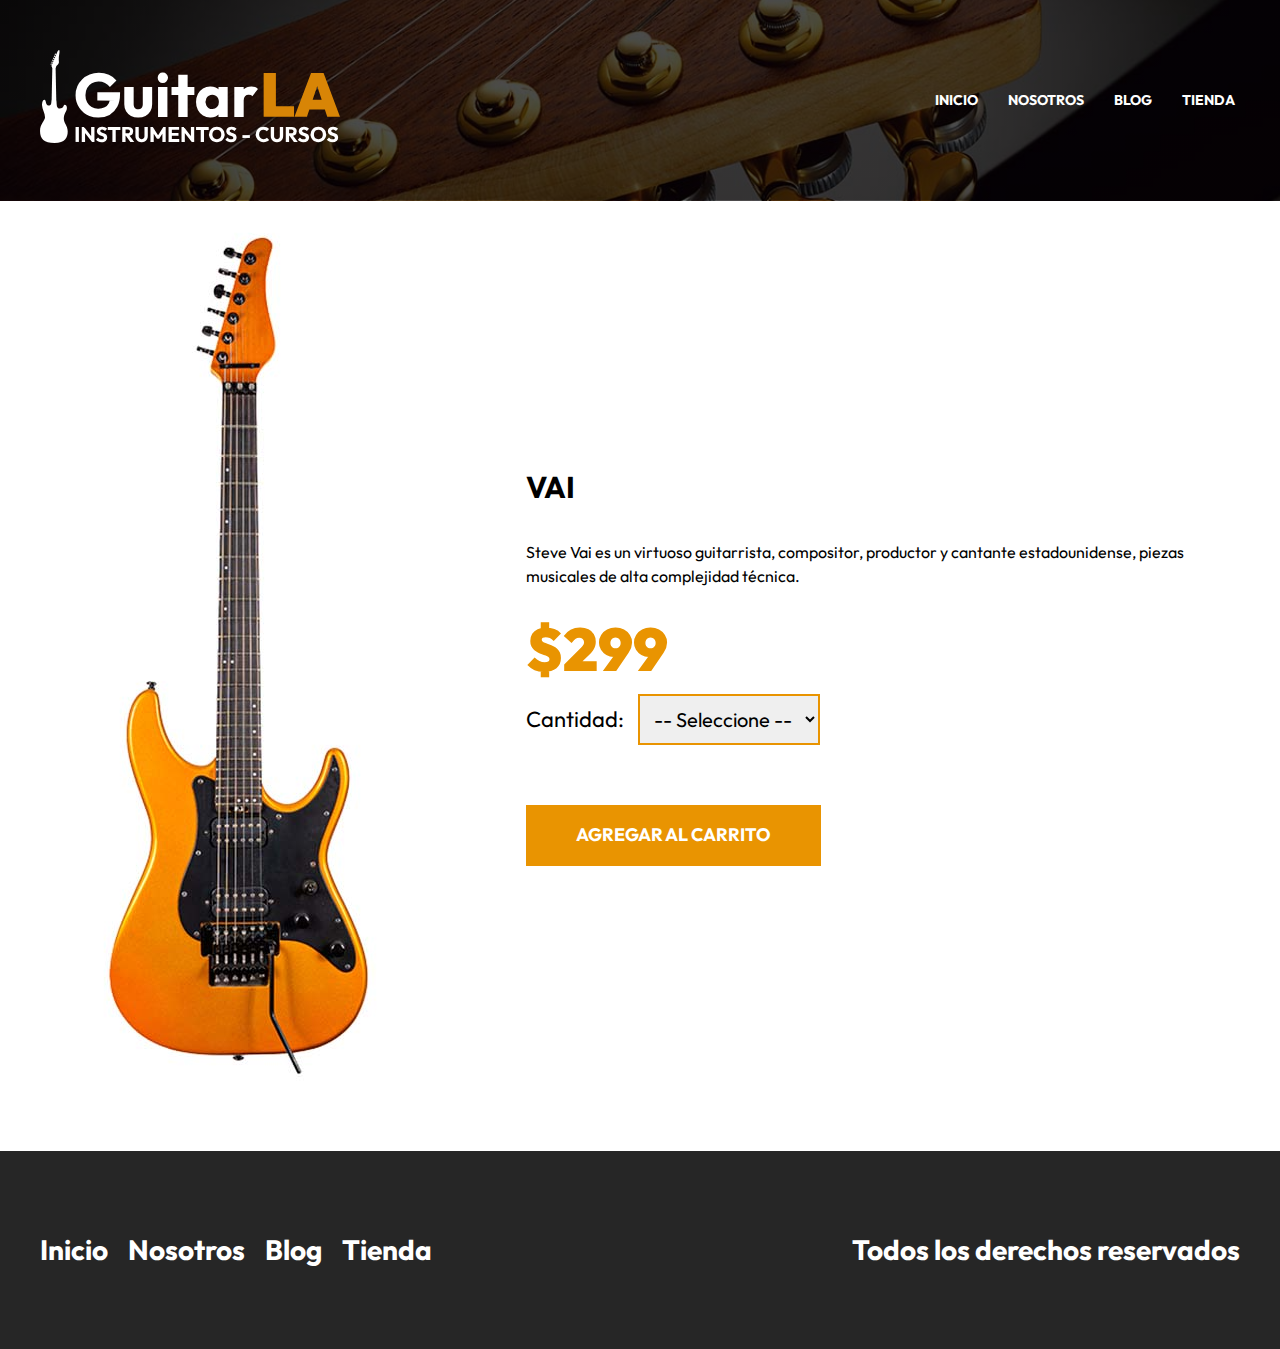
<file: producto.html>
<!DOCTYPE html>
<html lang="en">
<head>
    <meta charset="UTF-8">
    <meta http-equiv="X-UA-Compatible" content="IE=edge">
    <meta name="viewport" content="width=device-width, initial-scale=1.0">
    <title>GuitarLA: Productos</title>
    <link rel="stylesheet" href="css/normalize.css">
    <link rel="preconnect" href="https://fonts.googleapis.com">
    <link rel="preconnect" href="https://fonts.gstatic.com" crossorigin>
    <link href="https://fonts.googleapis.com/css2?family=Outfit:wght@400;700;900&display=swap" rel="stylesheet"> 
    <link rel="stylesheet" href="css/app.css">
</head>

<body>

    <header class="header">
        <div class="header__contenedor">
            <div class="header__barra">
                <a href="/">
                    <img src="img/logo.svg" alt="imagen logo" class="header__logo">
                </a>

                <nav class="navegacion">
                    <a class="navegacion__enlace" href="index.html">Inicio</a>
                    <a class="navegacion__enlace" href="nosotros.html">Nosotros</a>
                    <a class="navegacion__enlace" href="blog.html">Blog</a>
                    <a class="navegacion__enlace" href="tienda.html">Tienda</a>
                </nav>
            </div> <!-- header-barra .- -->
        </div>
    </header>


    <main class="contenedor">
        <div class="producto">
            <img src="img/guitarra_04.jpg" alt="imagen guitarra 10" class="producto__imagen">

            <div class="producto__contenido">
                <h3 class="producto__nombre">VAI</h3>
                <p class="producto__descripcion">Steve Vai es un virtuoso guitarrista, compositor, productor y cantante estadounidense, piezas musicales de alta complejidad técnica.</p>
                <p class="producto__precio">$299</p>

                <form class="producto__formulario">
                    <label class="producto__label">Cantidad:</label>
                    <select class="producto__cantidad">
                        <option value="">-- Seleccione --</option>
                        <option value="1">1</option>
                        <option value="2">2</option>
                        <option value="3">3</option>
                        <option value="4">4</option>
                        <option value="5">5</option>
                        <option value="6">6</option>
                        <option value="7">7</option>
                    </select>

                    <input 
                        type="submit"
                        class="producto__agregar-carrito"
                        value="Agregar al Carrito"
                    >
                </form>
            </div>
        </div> <!-- Producto .- -->
    </main>


    <footer class="footer">
        <div class="footer__contenedor footer__contenido">
            <nav class="footer__nav">
                <a class="footer__enlace" href="index.html">Inicio</a>
                <a class="footer__enlace" href="nosotros.html">Nosotros</a>
                <a class="footer__enlace" href="blog.html">Blog</a>
                <a class="footer__enlace" href="tienda.html">Tienda</a>
            </nav>

            <p class="footer__copyright">Todos los derechos reservados</p>
        </div>
    </footer>

</body>
</html>
</file>
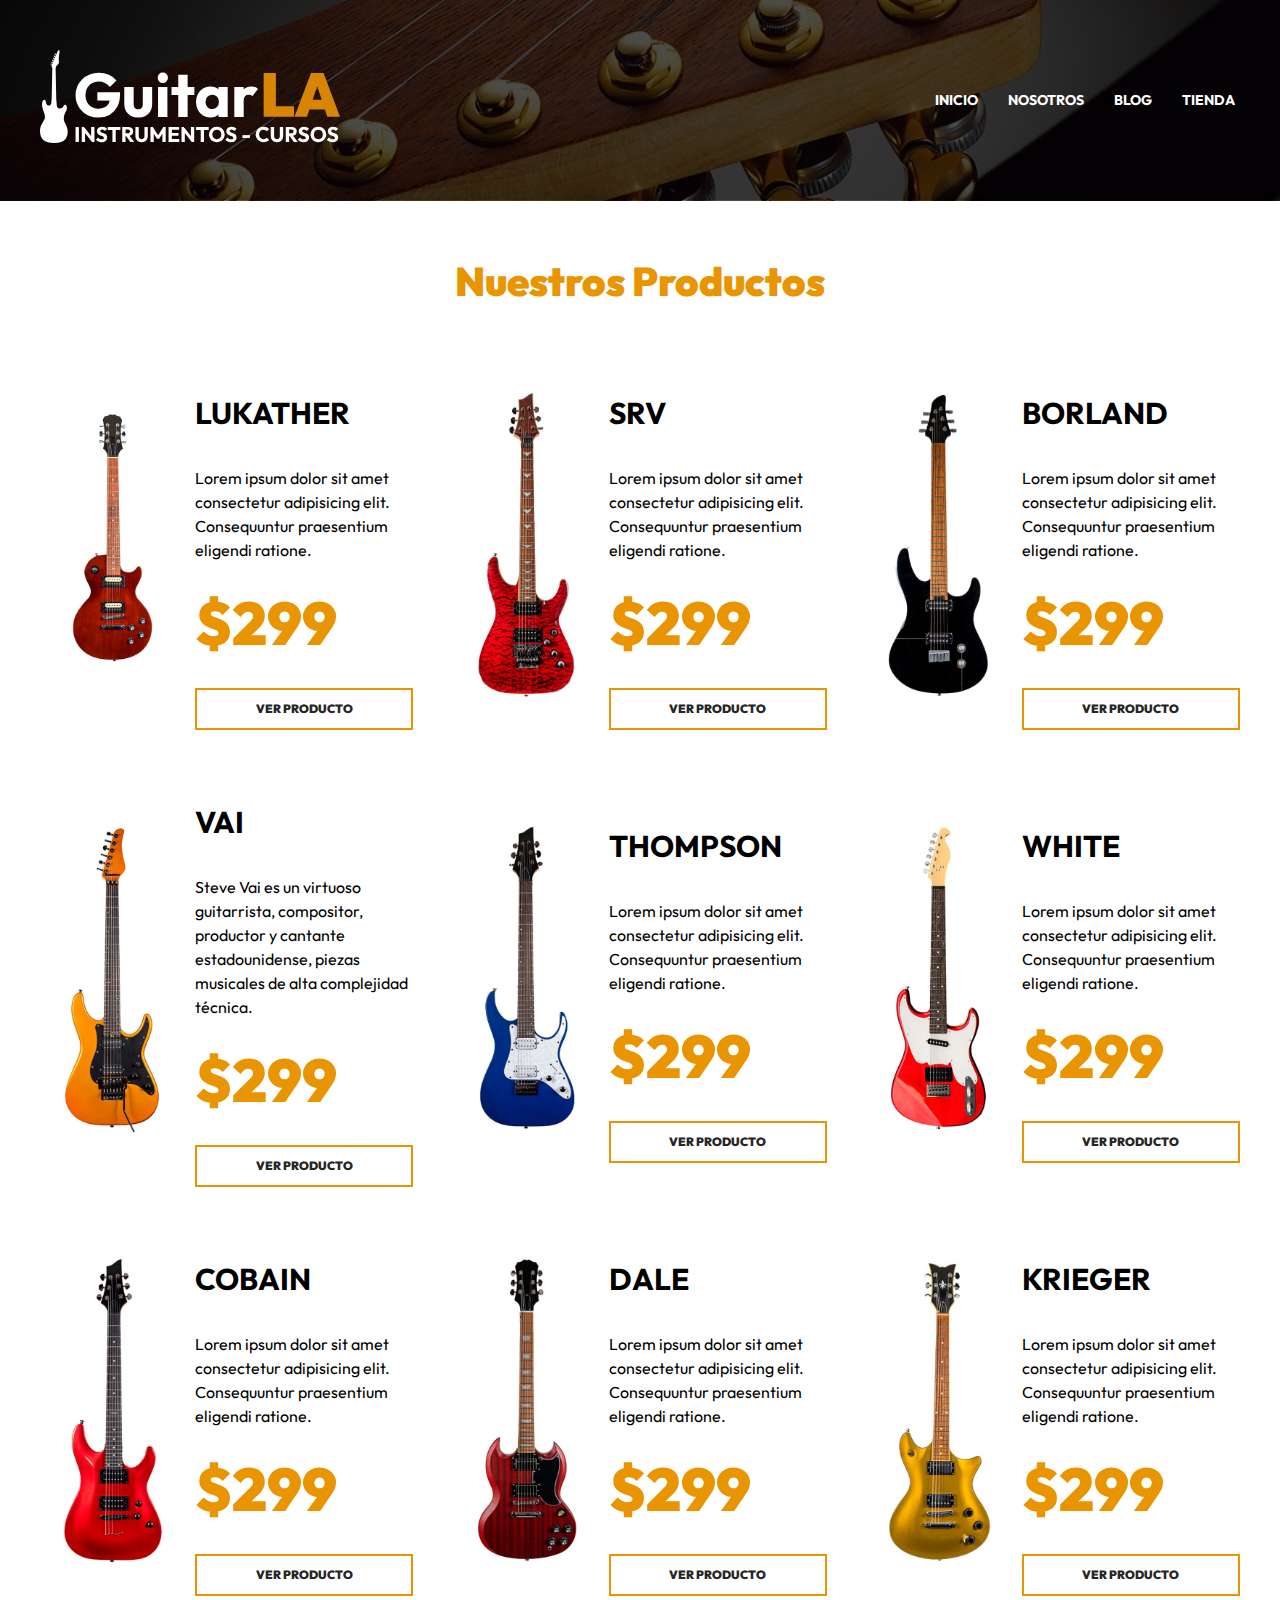
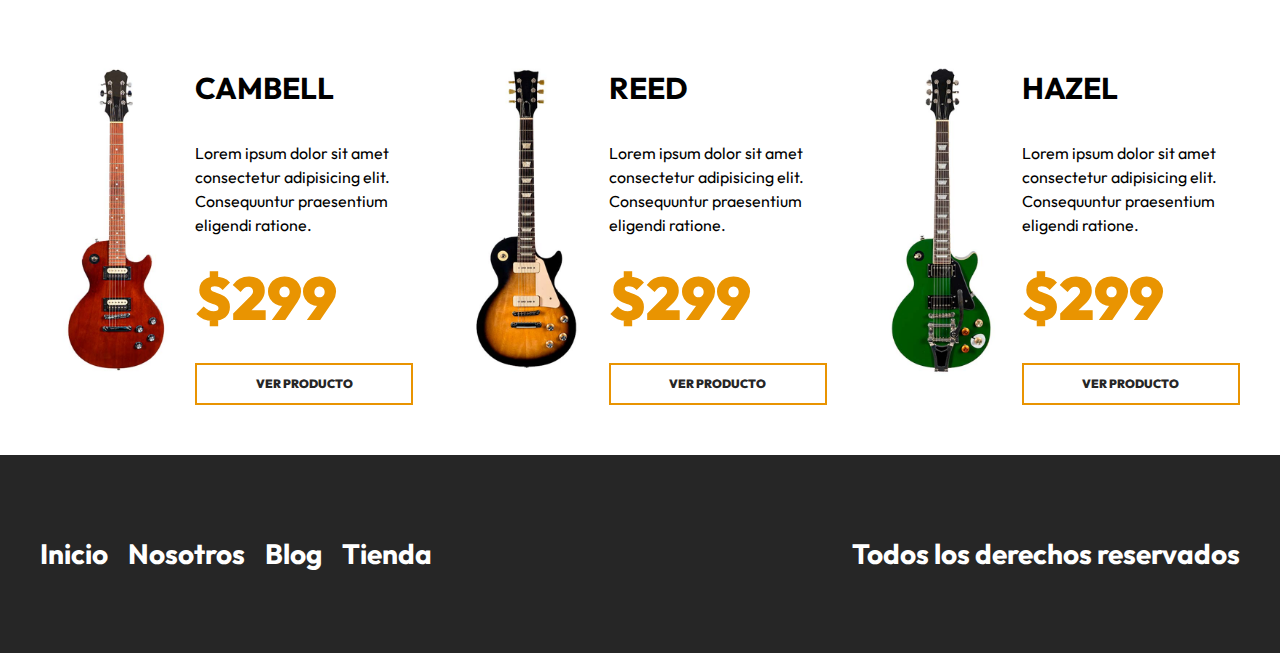
<file: tienda.html>
<!DOCTYPE html>
<html lang="en">
<head>
    <meta charset="UTF-8">
    <meta http-equiv="X-UA-Compatible" content="IE=edge">
    <meta name="viewport" content="width=device-width, initial-scale=1.0">
    <title>GuitarLA: Tienda</title>
    <link rel="stylesheet" href="css/normalize.css">
    <link rel="preconnect" href="https://fonts.googleapis.com">
    <link rel="preconnect" href="https://fonts.gstatic.com" crossorigin>
    <link href="https://fonts.googleapis.com/css2?family=Outfit:wght@400;700;900&display=swap" rel="stylesheet"> 
    <link rel="stylesheet" href="css/app.css">
</head>

<body>

    <header class="header">
        <div class="header__contenedor">
            <div class="header__barra">
                <a href="/">
                    <img src="img/logo.svg" alt="imagen logo" class="header__logo">
                </a>

                <nav class="navegacion">
                    <a class="navegacion__enlace" href="index.html">Inicio</a>
                    <a class="navegacion__enlace" href="nosotros.html">Nosotros</a>
                    <a class="navegacion__enlace" href="blog.html">Blog</a>
                    <a class="navegacion__enlace" href="tienda.html">Tienda</a>
                </nav>
            </div> <!-- header-barra .- -->
        </div>
    </header>


    <main class="productos productos__contenedor">
        <h2 class="productos__heading">Nuestros Productos</h2>

        <div class="productos__grid">
            <div class="producto">
                <img src="img/guitarra_01.jpg" alt="imagen guitarra 1" class="producto__imagen">

                <div class="producto__contenido">
                    <h3 class="producto__nombre">Lukather</h3>
                    <p class="producto__descripcion">Lorem ipsum dolor sit amet consectetur adipisicing elit. Consequuntur praesentium eligendi ratione.</p>
                    <p class="producto__precio">$299</p>
                    <a class="producto__enlace" href="producto.html">Ver Producto</a>
                </div>
            </div> <!-- Producto .- -->


            <div class="producto">
                <img src="img/guitarra_02.jpg" alt="imagen guitarra 2" class="producto__imagen">

                <div class="producto__contenido">
                    <h3 class="producto__nombre">SRV</h3>
                    <p class="producto__descripcion">Lorem ipsum dolor sit amet consectetur adipisicing elit. Consequuntur praesentium eligendi ratione.</p>
                    <p class="producto__precio">$299</p>
                    <a class="producto__enlace" href="producto.html">Ver Producto</a>
                </div>
            </div> <!-- Producto .- -->


            <div class="producto">
                <img src="img/guitarra_03.jpg" alt="imagen guitarra 3" class="producto__imagen">

                <div class="producto__contenido">
                    <h3 class="producto__nombre">Borland</h3>
                    <p class="producto__descripcion">Lorem ipsum dolor sit amet consectetur adipisicing elit. Consequuntur praesentium eligendi ratione.</p>
                    <p class="producto__precio">$299</p>
                    <a class="producto__enlace" href="producto.html">Ver Producto</a>
                </div>
            </div> <!-- Producto .- -->


            <div class="producto">
                <img src="img/guitarra_04.jpg" alt="imagen guitarra 4" class="producto__imagen">

                <div class="producto__contenido">
                    <h3 class="producto__nombre">VAI</h3>
                    <p class="producto__descripcion">Steve Vai es un virtuoso guitarrista, compositor, productor y cantante estadounidense, piezas musicales de alta complejidad técnica.</p>
                    <p class="producto__precio">$299</p>
                    <a class="producto__enlace" href="producto.html">Ver Producto</a>
                </div>
            </div> <!-- Producto .- -->


            <div class="producto">
                <img src="img/guitarra_05.jpg" alt="imagen guitarra 5" class="producto__imagen">

                <div class="producto__contenido">
                    <h3 class="producto__nombre">Thompson</h3>
                    <p class="producto__descripcion">Lorem ipsum dolor sit amet consectetur adipisicing elit. Consequuntur praesentium eligendi ratione.</p>
                    <p class="producto__precio">$299</p>
                    <a class="producto__enlace" href="producto.html">Ver Producto</a>
                </div>
            </div> <!-- Producto .- -->


            <div class="producto">
                <img src="img/guitarra_06.jpg" alt="imagen guitarra 6" class="producto__imagen">

                <div class="producto__contenido">
                    <h3 class="producto__nombre">White</h3>
                    <p class="producto__descripcion">Lorem ipsum dolor sit amet consectetur adipisicing elit. Consequuntur praesentium eligendi ratione.</p>
                    <p class="producto__precio">$299</p>
                    <a class="producto__enlace" href="producto.html">Ver Producto</a>
                </div>
            </div> <!-- Producto .- -->


            <div class="producto">
                <img src="img/guitarra_07.jpg" alt="imagen guitarra 7" class="producto__imagen">

                <div class="producto__contenido">
                    <h3 class="producto__nombre">Cobain</h3>
                    <p class="producto__descripcion">Lorem ipsum dolor sit amet consectetur adipisicing elit. Consequuntur praesentium eligendi ratione.</p>
                    <p class="producto__precio">$299</p>
                    <a class="producto__enlace" href="producto.html">Ver Producto</a>
                </div>
            </div> <!-- Producto .- -->


            <div class="producto">
                <img src="img/guitarra_08.jpg" alt="imagen guitarra 8" class="producto__imagen">

                <div class="producto__contenido">
                    <h3 class="producto__nombre">Dale</h3>
                    <p class="producto__descripcion">Lorem ipsum dolor sit amet consectetur adipisicing elit. Consequuntur praesentium eligendi ratione.</p>
                    <p class="producto__precio">$299</p>
                    <a class="producto__enlace" href="producto.html">Ver Producto</a>
                </div>
            </div> <!-- Producto .- -->


            <div class="producto">
                <img src="img/guitarra_09.jpg" alt="imagen guitarra 9" class="producto__imagen">

                <div class="producto__contenido">
                    <h3 class="producto__nombre">Krieger</h3>
                    <p class="producto__descripcion">Lorem ipsum dolor sit amet consectetur adipisicing elit. Consequuntur praesentium eligendi ratione.</p>
                    <p class="producto__precio">$299</p>
                    <a class="producto__enlace" href="producto.html">Ver Producto</a>
                </div>
            </div> <!-- Producto .- -->


            <div class="producto">
                <img src="img/guitarra_10.jpg" alt="imagen guitarra 10" class="producto__imagen">

                <div class="producto__contenido">
                    <h3 class="producto__nombre">Cambell</h3>
                    <p class="producto__descripcion">Lorem ipsum dolor sit amet consectetur adipisicing elit. Consequuntur praesentium eligendi ratione.</p>
                    <p class="producto__precio">$299</p>
                    <a class="producto__enlace" href="producto.html">Ver Producto</a>
                </div>
            </div> <!-- Producto .- -->


            <div class="producto">
                <img src="img/guitarra_11.jpg" alt="imagen guitarra 11" class="producto__imagen">

                <div class="producto__contenido">
                    <h3 class="producto__nombre">Reed</h3>
                    <p class="producto__descripcion">Lorem ipsum dolor sit amet consectetur adipisicing elit. Consequuntur praesentium eligendi ratione.</p>
                    <p class="producto__precio">$299</p>
                    <a class="producto__enlace" href="producto.html">Ver Producto</a>
                </div>
            </div> <!-- Producto .- -->


            <div class="producto">
                <img src="img/guitarra_12.jpg" alt="imagen guitarra 12" class="producto__imagen">

                <div class="producto__contenido">
                    <h3 class="producto__nombre">Hazel</h3>
                    <p class="producto__descripcion">Lorem ipsum dolor sit amet consectetur adipisicing elit. Consequuntur praesentium eligendi ratione.</p>
                    <p class="producto__precio">$299</p>
                    <a class="producto__enlace" href="producto.html">Ver Producto</a>
                </div>
            </div> <!-- Producto .- -->
        </div> <!-- Productos Grid .- -->
    </main>


    <footer class="footer">
        <div class="footer__contenedor footer__contenido">
            <nav class="footer__nav">
                <a class="footer__enlace" href="index.html">Inicio</a>
                <a class="footer__enlace" href="nosotros.html">Nosotros</a>
                <a class="footer__enlace" href="blog.html">Blog</a>
                <a class="footer__enlace" href="tienda.html">Tienda</a>
            </nav>

            <p class="footer__copyright">Todos los derechos reservados</p>
        </div>
    </footer>

</body>
</html>
</file>
<file: css/app.css>
:root {
    --primary: #e99401;
    --negro: #262626;
    --blanco: #FFF;
    --fuente-principal: 'Outfit', sans-serif;
}
html {
    font-size: 62.5%;
    box-sizing: border-box;
}
*, *:before, *:after {
    box-sizing: inherit;
}
body {
    font-size: 2rem;
    font-family: var(--fuente-principal);
    line-height: 1.5;
}
img {
    max-width: 100%;
}

[class*="contenedor"] {
    max-width: 120rem;
    margin: 0 auto;
    width: 95%;
}

[class*="heading"] {
    font-size: 4rem;
    text-align: center;
    font-weight: 900;
    color: var(--primary);
    margin: 5rem 0;
}



.header {
    background-image: linear-gradient(to right, rgb(0 0 0 / .7), rgb(0 0 0 / .7)), url(../img/header.jpg);
    background-size: cover;
    background-position: 50%;
    padding: 5rem 0;
    position: relative;
}


/* Mostrar o  no mostrar la guitarra en el header */
.header__guitarra {
    display: none;
}

@media screen and (min-width: 992px) {
    .header__guitarra {
        display: block;
        position: absolute;
        right: 0;
        bottom: 0;

        /* animation-name: mostrarImagen;
        animation-duration: 1s;
        animation-delay: 0s;
        animation-timing-function: ease-in-out;
        animation-iteration-count: 1;
        animation: 1s ease-in-out 0s 1; */

        /* todo lo anterior es lo mismo que: */
        animation: 1s ease-in-out 0s 1 mostrarImagen;
        -webkit-animation: 1s ease-in-out 0s 1 mostrarImagen;
    }
}

/* ANIMACIÓN DE LA GUITARRA */
@keyframes mostrarImagen {
    0% {
        opacity: 0;
        transform: translateX(-10rem);
        -webkit-transform: translateX(-10rem);
        -moz-transform: translateX(-10rem);
        -ms-transform: translateX(-10rem);
        -o-transform: translateX(-10rem);
    }

    50% {
        opacity: 0;
    }

    100% {
        opacity: 1;
        transform: translateX(0rem);
        -webkit-transform: translateX(0rem);
        -moz-transform: translateX(0rem);
        -ms-transform: translateX(0rem);
        -o-transform: translateX(0rem);
    }
}



.header__barra {
    display: flex;
    flex-direction: column;
    align-items: center;
}

@media screen and (min-width: 768px) {
    .header__barra {
        flex-direction: row;
        justify-content: space-between;
    }
}

.header__logo {
    width: 30rem;
}

.navegacion {
    display: flex;
    gap: 2rem;
    margin-top: 5rem;
    position: relative;
    z-index: 10;
}

@media screen and (min-width: 768px) {
    .navegacion {
        margin-top: 0;
    }
}

.navegacion__enlace {
    color: var(--blanco);
    text-decoration: none;
    text-transform: uppercase;
    padding: .5rem;
    font-size: 1.4rem;
    font-weight: 700;
    transition-property: background-color;
    transition-duration: .3s;
}

.navegacion__enlace:hover {
    background-color: var(--primary);
}



.modelo {
    color: var(--blanco);
    margin-top: 5rem;
    text-align: center;
}

@media screen and (min-width: 768px) {
    .modelo {
        text-align: left;
        width: 50%;
    }
}

.modelo__nombre {
    font-size: 8rem;
}

.modelo__precio {
    font-size: 6rem;
    color: var(--primary);
    font-weight: 900;
    line-height: 0;
}

.modelo__enlace {
    margin-top: 2rem;
    text-decoration: none;
    padding: 1rem 5rem;
    border: 2px solid var(--primary);
    color: var(--blanco);
    text-transform: uppercase;
    font-weight: 700;
    font-size: 1.4rem;
    transition-property: background-color;
    transition-duration: .3s;
}

.modelo__enlace:hover {
    background-color: var(--primary);
}



.productos__grid {
    display: grid;
    gap: 4rem;
}


@media screen and (min-width: 768px) {
    .productos__grid {
        grid-template-columns: repeat(2, 1fr);
    }
}

@media screen and (min-width: 1200px) {
    .productos__grid {
        grid-template-columns: repeat(3, 1fr);
    }
}


.producto {
    display: grid;
    grid-template-columns: 2fr 3fr;
    column-gap: 1rem;
    align-items: center;
}


.producto__nombre {
    font-size: 3rem;
    text-transform: uppercase;
}

.producto__descripcion {
    font-size: 1.6rem;
}

.producto__precio {
    color: var(--primary);
    font-size: 6rem;
    font-weight: 900;
    margin: 0;
}

.producto__enlace {
    margin-top: 2rem;
    display: block;
    text-decoration: none;
    color: var(--negro);
    padding: 1rem 5rem;
    border: 2px solid var(--primary);
    text-align: center;
    font-size: 1.2rem;
    font-weight: 900;
    text-transform: uppercase;
    transition-property: background-color;
    transition-duration: .3s;
}

.producto__enlace:hover {
    background-color: var(--primary);
    color: var(--blanco);
}

.producto__label {
    font-size: 2.2rem;
    margin-right: 1rem;
}

.producto__cantidad {
    border: 2px solid var(--primary);
    padding: 1rem;
}

.producto__cantidad:focus-visible {
    outline: 2px solid var(--primary);
    border: none;
}

.producto__agregar-carrito {
    margin-top: 6rem;
    display: block;
    background-color: var(--primary);
    text-decoration: none;
    text-transform: uppercase;
    border: none;
    text-align: center;
    padding: 2rem 5rem;
    color: var(--blanco);
    font-size: 1.8rem;
    font-weight: 700;
    transition-property: background-color;
    transition-duration: .3s;
}

.producto__agregar-carrito:hover {
    background-color: var(--negro);
    cursor: pointer;
}



.cursos {
    background-image: linear-gradient(to right, rgb(0 0 0 / .65), rgb(0 0 0 / .65)), url('../img/cursos_bg.jpg');
    padding: 10rem 0;
    margin-top: 10rem;
    background-size: cover;
    background-position: 50%;
}

@media screen and (min-width: 768px) {
    .cursos__grid {
        display: grid;
        grid-template-columns: repeat(2, 1fr);
        column-gap: 2rem;
    }
}

.cursos__contenido {
    display: flex;
    flex-direction: column;
    align-items: center;
}

@media screen and (min-width: 768px) {
    .cursos__contenido {
        grid-column: 2 / 3;
    }
}

.cursos__texto {
    color: var(--blanco);
    text-align: center;
    font-size: 2.4rem;
}

.cursos__enlace {
    color: var(--blanco);
    margin-top: 2rem;
    display: inline-block;
    border: 2px solid var(--primary);
    text-decoration: none;
    padding: 1rem 5rem;
    text-transform: uppercase;
    font-size: 1.4rem;
    font-weight: 700;

    transition-property: background-color;
    transition-duration: .3s;
}

.cursos__enlace:hover {
    background-color: var(--primary);
    color: var(--blanco);
}


.blog__grid {
    display: grid;
    gap: 4rem;
}

@media screen and (min-width: 768px) {
    .blog__grid {
        grid-template-columns: repeat(2, 1fr);
    }
}

@media screen and (min-width: 992px) {
    .blog__grid {
        grid-template-columns: repeat(4, 1fr);
    }

    .blog__grid--pagina {
        grid-template-columns: repeat(3, 1fr);
    }
}

.entrada {
    max-width: 80rem;
    margin: 0 auto;
}

.entrada__contenido {
    padding: 2rem;
}

.entrada__titulo {
    font-weight: 400;
    font-size: 2.8rem;
    margin: 0;
    line-height: 1.2;
}

.entrada__fecha {
    font-size: 1.6rem;
    color: var(--primary);
}

.entrada__enlace {
    margin-top: 2rem;
    display: block;
    text-decoration: none;
    color: var(--negro);
    padding: 1rem 5rem;
    border: 2px solid var(--primary);
    text-align: center;
    font-size: 1.2rem;
    font-weight: 900;
    text-transform: uppercase;
    transition-property: background-color;
    transition-duration: .3s;
}

.entrada__enlace:hover {
    background-color: var(--primary);
    color: var(--blanco);
}


.entrada__texto {
    display: -webkit-box;
    -webkit-box-orient: vertical;
    -webkit-line-clamp: 4;
    overflow: hidden;
}


.footer {
    margin-top: 5rem;
    background-color: var(--negro);
    padding: 5rem 0;
}

@media screen and (min-width: 768px) {
    .footer__contenido {
        display:flex;
        justify-content: space-between;
    }
}

.footer__nav {
    display: flex;
    flex-direction: column;
    align-items: center;
}

@media screen and (min-width: 768px) {
    .footer__nav {
        flex-direction: row;
        gap: 2rem;
    }
}

.footer__enlace {
    font-size: 2.8rem;
    color: var(--blanco);
    text-decoration: none;
    font-weight: 700;
}

.footer__enlace:hover {
    color: var(--primary);
}

.footer__copyright {
    font-size: 2.8rem;
    color: var(--blanco);
    font-weight: 700;
    text-align: center;
}


/* NOSOTROS */
.nosotros__grid {
    display: grid;
    gap: 4rem;
}

@media screen and (min-width: 768px) {
    .nosotros__grid {
        grid-template-columns: repeat(2, 1fr);
        align-items: center;
    }
}
</file>
